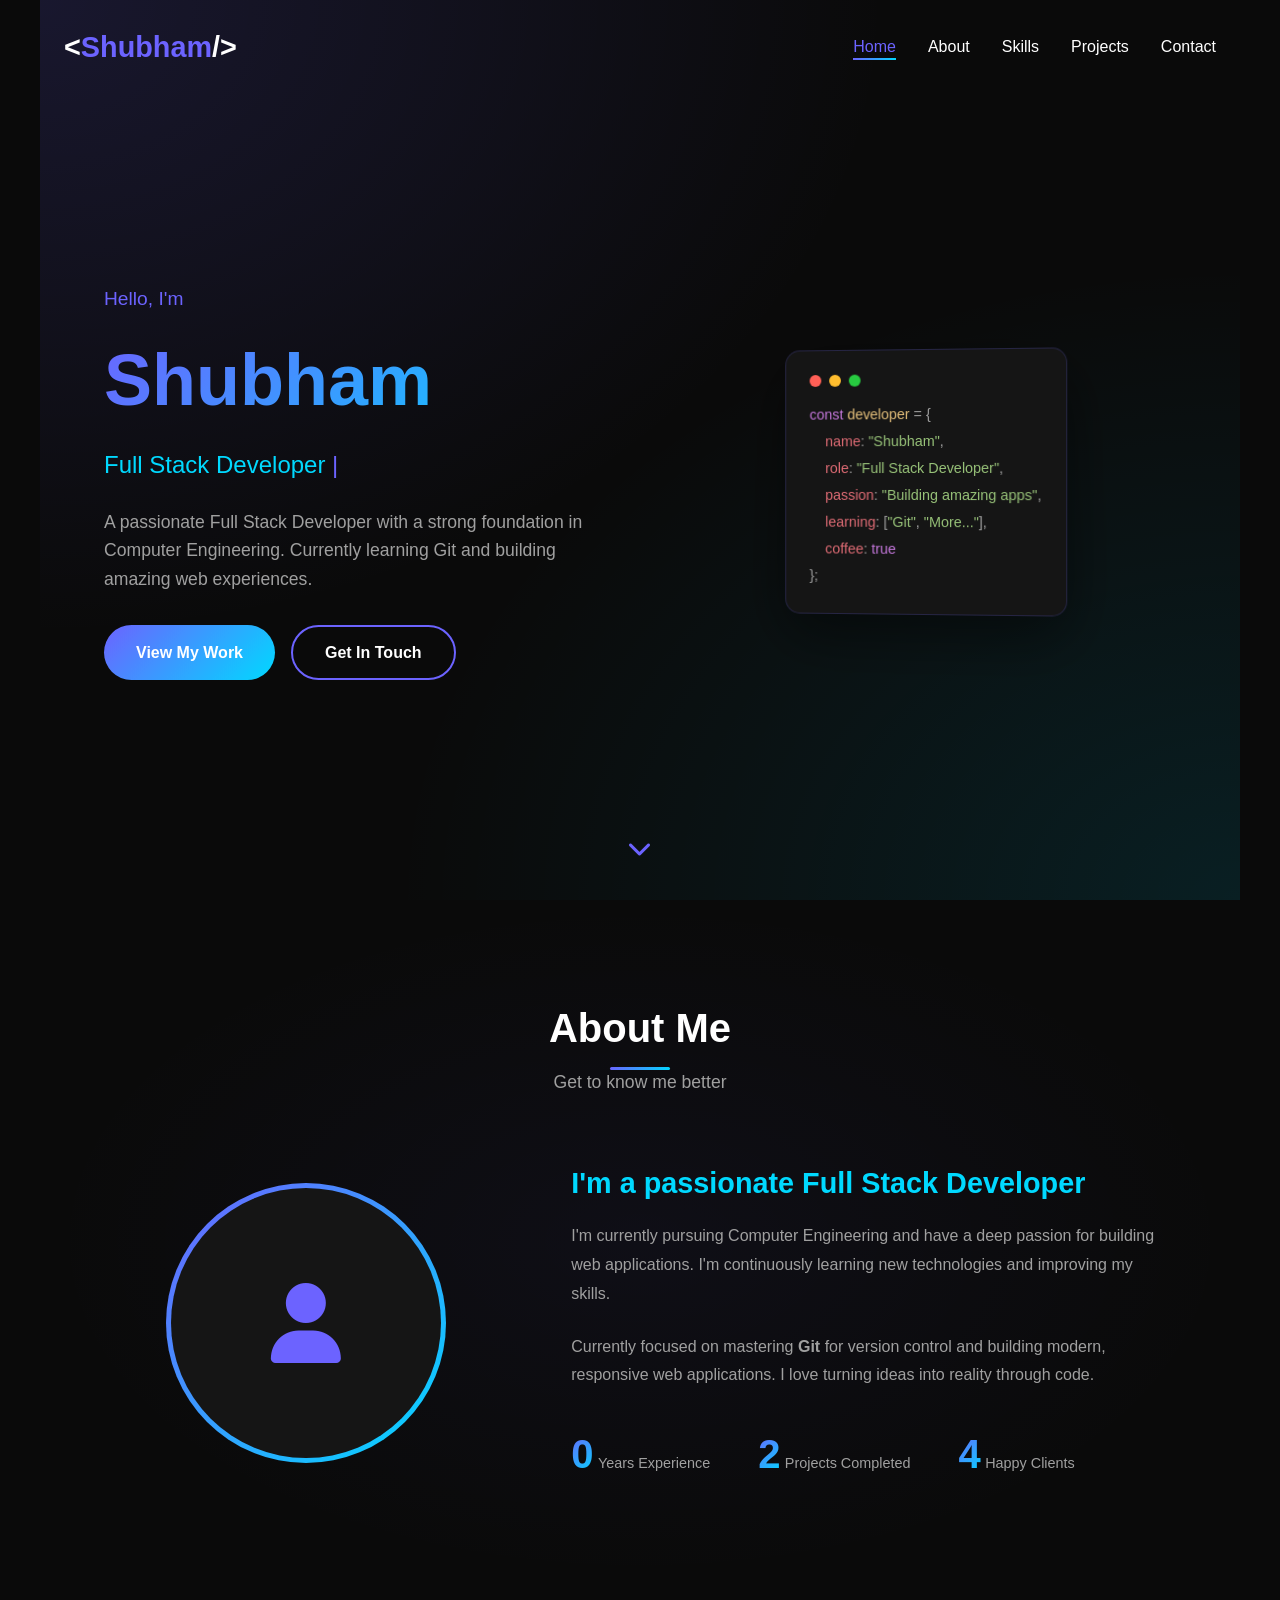
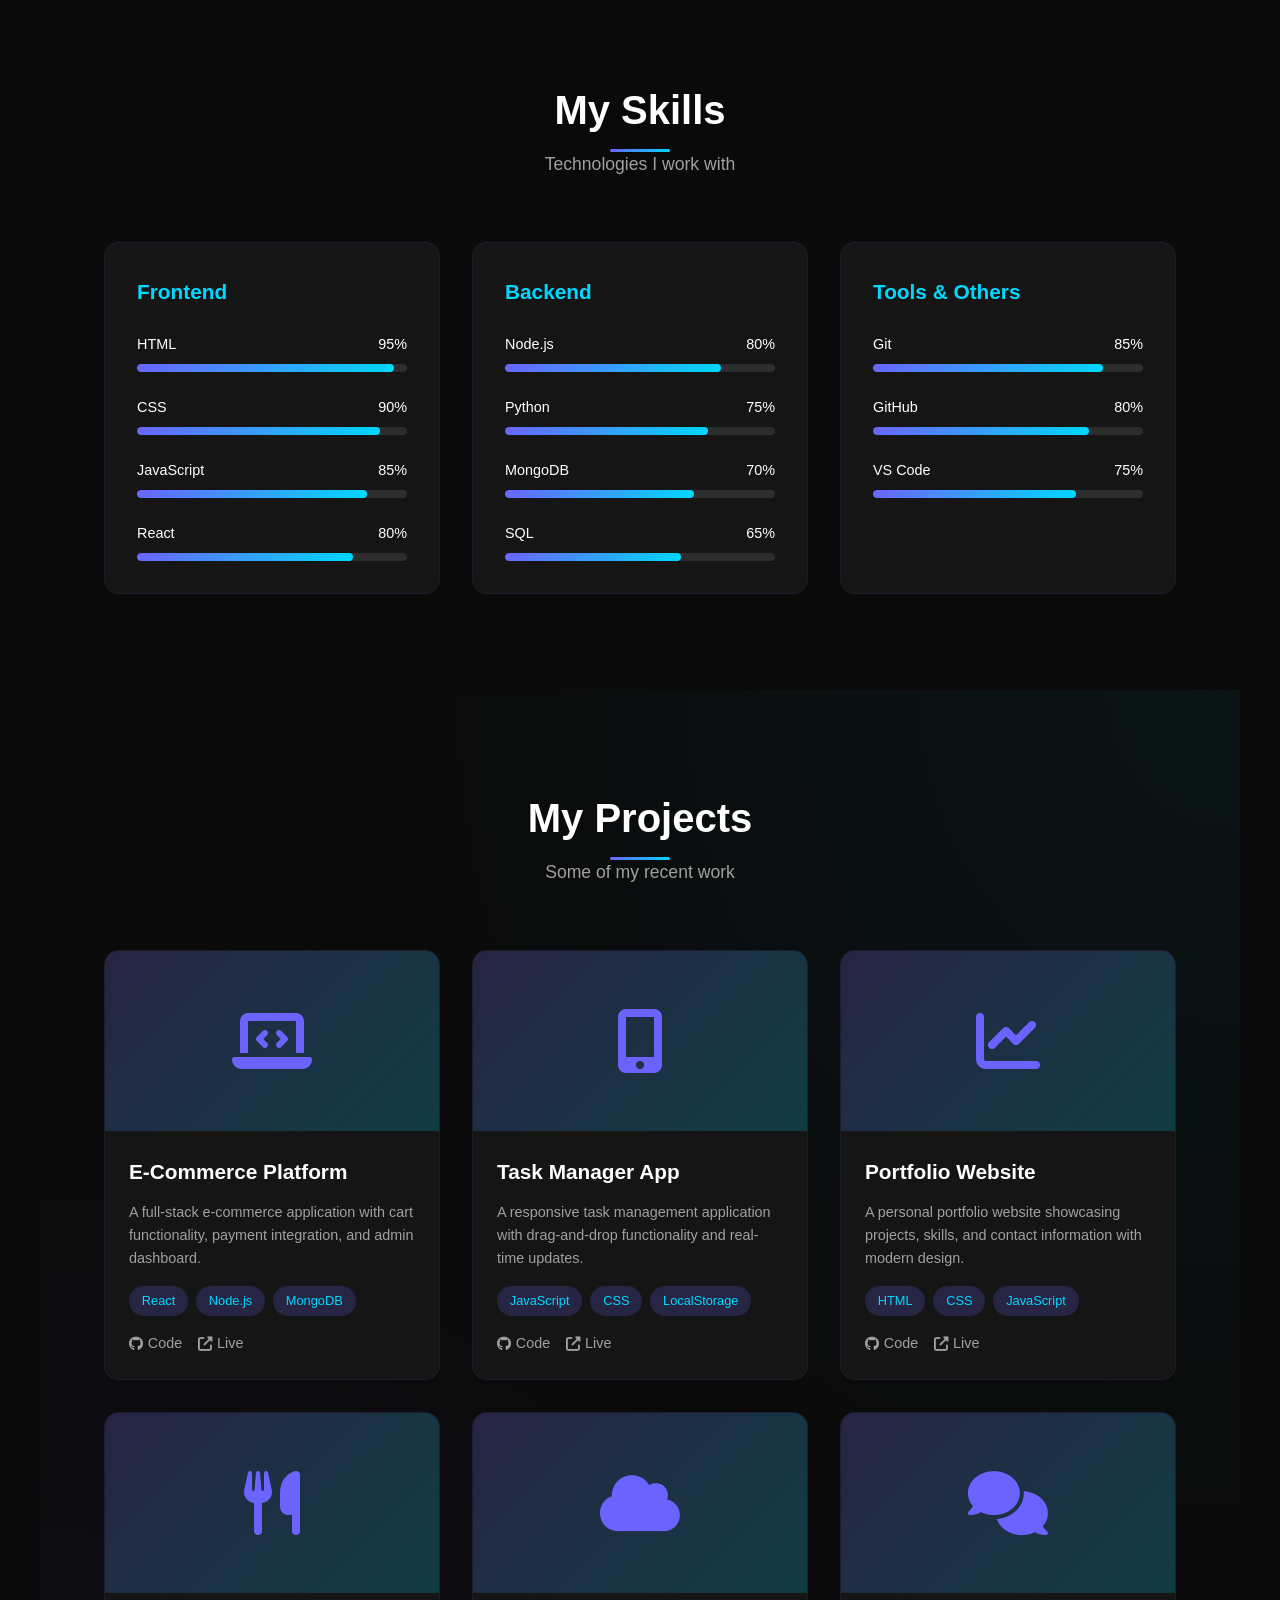
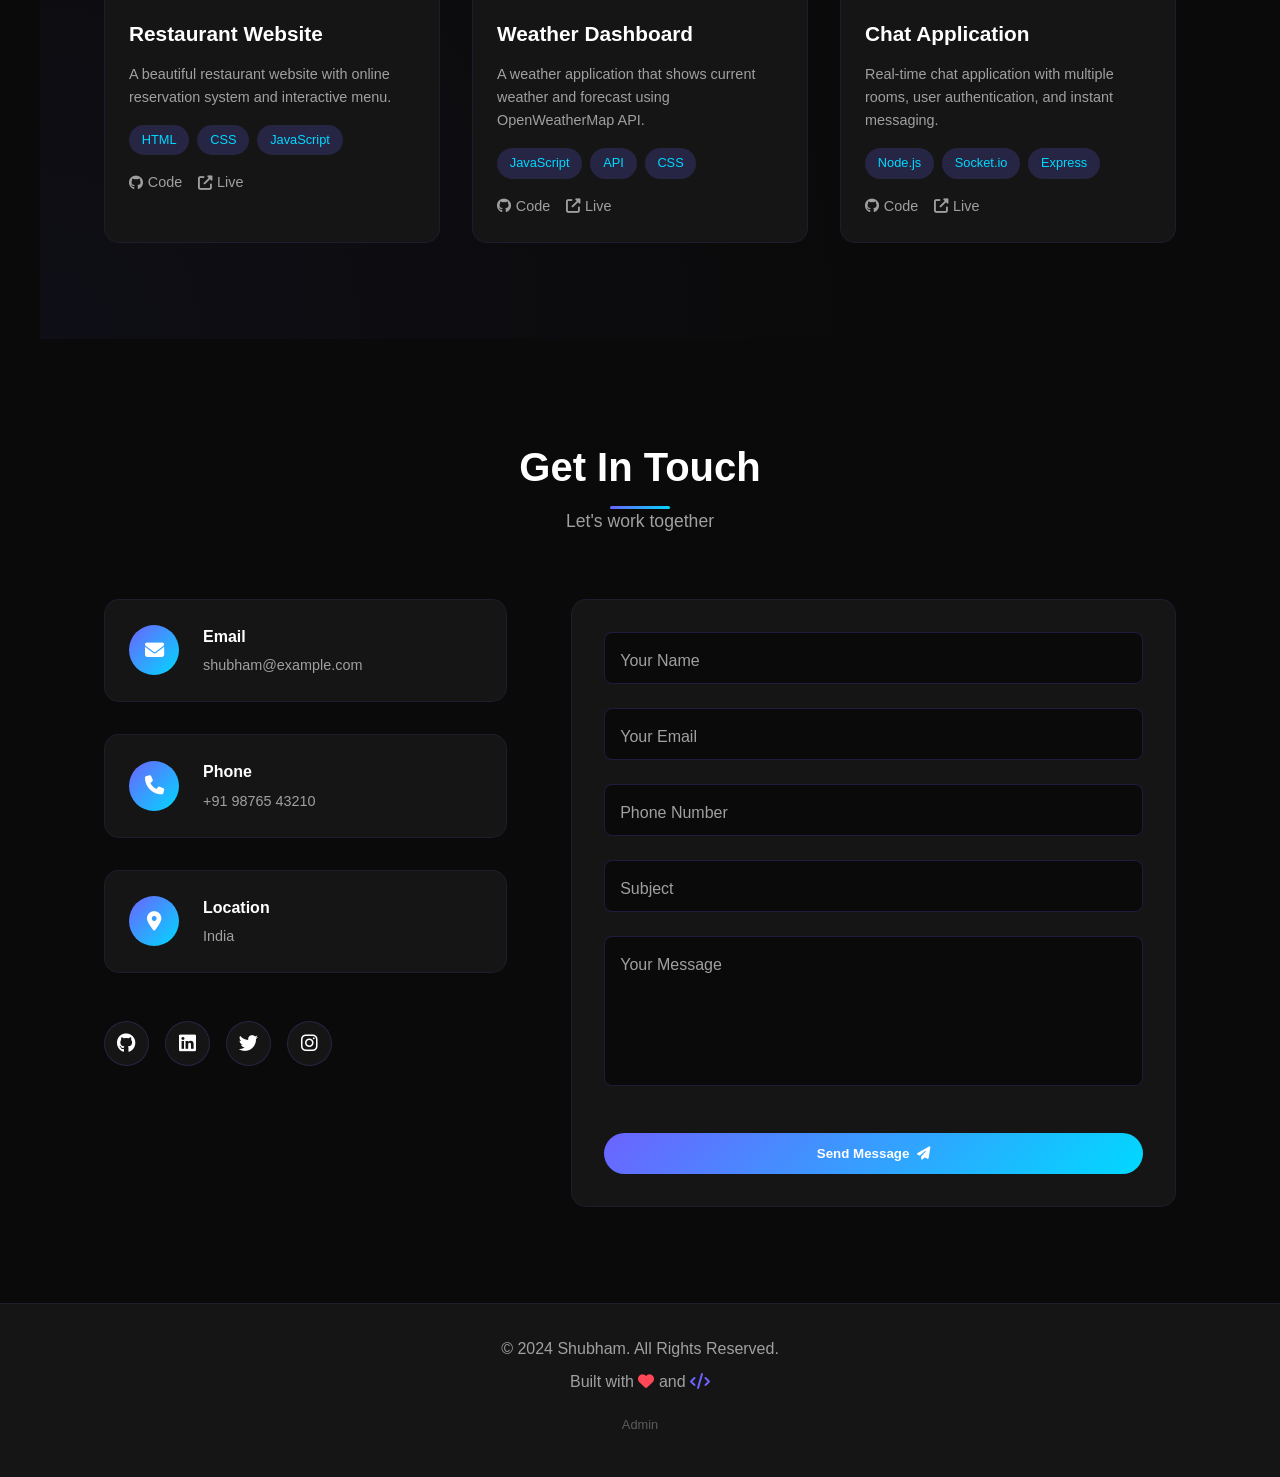
<file: index.html>
<!DOCTYPE html>
<html lang="en">
<head>
    <meta charset="UTF-8">
    <meta name="viewport" content="width=device-width, initial-scale=1.0">
    <title>Shubham | Full Stack Developer</title>
    <link rel="stylesheet" href="style.css">
    <link rel="stylesheet" href="https://cdnjs.cloudflare.com/ajax/libs/font-awesome/6.4.0/css/all.min.css">
</head>
<body>
    <!-- Navigation -->
    <nav id="navbar">
        <div class="logo">
            <span><</span>Shubham<span>/></span>
        </div>
        <ul class="nav-links">
            <li><a href="#home">Home</a></li>
            <li><a href="#about">About</a></li>
            <li><a href="#skills">Skills</a></li>
            <li><a href="#projects">Projects</a></li>
            <li><a href="#contact">Contact</a></li>
        </ul>
        <div class="hamburger">
            <span></span>
            <span></span>
            <span></span>
        </div>
    </nav>

    <!-- Hero Section -->
    <section id="home" class="hero">
        <div class="hero-content">
            <div class="hero-text">
                <p class="greeting">Hello, I'm</p>
                <h1 class="name">Shubham</h1>
                <p class="tagline">
                    <span class="typing-text"></span>
                    <span class="cursor">|</span>
                </p>
                <p class="hero-description">
                    A passionate Full Stack Developer with a strong foundation in Computer Engineering. 
                    Currently learning Git and building amazing web experiences.
                </p>
                <div class="hero-buttons">
                    <a href="#projects" class="btn btn-primary">View My Work</a>
                    <a href="#contact" class="btn btn-secondary">Get In Touch</a>
                </div>
            </div>
            <div class="hero-visual">
                <div class="code-block">
                    <div class="code-header">
                        <span class="dot red"></span>
                        <span class="dot yellow"></span>
                        <span class="dot green"></span>
                    </div>
                    <pre><code><span class="keyword">const</span> <span class="variable">developer</span> = {
    <span class="property">name</span>: <span class="string">"Shubham"</span>,
    <span class="property">role</span>: <span class="string">"Full Stack Developer"</span>,
    <span class="property">passion</span>: <span class="string">"Building amazing apps"</span>,
    <span class="property">learning</span>: [<span class="string">"Git"</span>, <span class="string">"More..."</span>],
    <span class="property">coffee</span>: <span class="keyword">true</span>
};</code></pre>
                </div>
            </div>
        </div>
        <div class="scroll-indicator">
            <a href="#about">
                <i class="fas fa-chevron-down"></i>
            </a>
        </div>
    </section>

    <!-- About Section -->
    <section id="about" class="about">
        <div class="section-header">
            <h2>About Me</h2>
            <p class="section-subtitle">Get to know me better</p>
        </div>
        <div class="about-content">
            <div class="about-image">
                <div class="image-frame">
                    <i class="fas fa-user"></i>
                </div>
            </div>
            <div class="about-text">
                <h3>I'm a passionate Full Stack Developer</h3>
                <p>
                    I'm currently pursuing Computer Engineering and have a deep passion for building 
                    web applications. I'm continuously learning new technologies and improving my skills.
                </p>
                <p>
                    Currently focused on mastering <strong>Git</strong> for version control and building 
                    modern, responsive web applications. I love turning ideas into reality through code.
                </p>
                <div class="about-stats">
                    <div class="stat">
                        <span class="stat-number" data-count="1">0</span>
                        <span class="stat-label">Years Experience</span>
                    </div>
                    <div class="stat">
                        <span class="stat-number" data-count="5">0</span>
                        <span class="stat-label">Projects Completed</span>
                    </div>
                    <div class="stat">
                        <span class="stat-number" data-count="10">0</span>
                        <span class="stat-label">Happy Clients</span>
                    </div>
                </div>
            </div>
        </div>
    </section>

    <!-- Skills Section -->
    <section id="skills" class="skills">
        <div class="section-header">
            <h2>My Skills</h2>
            <p class="section-subtitle">Technologies I work with</p>
        </div>
        <div class="skills-grid">
            <div class="skill-category">
                <h3>Frontend</h3>
                <div class="skill-items">
                    <div class="skill-item" data-skill="95">
                        <div class="skill-info">
                            <span>HTML</span>
                            <span>95%</span>
                        </div>
                        <div class="skill-bar">
                            <div class="skill-progress"></div>
                        </div>
                    </div>
                    <div class="skill-item" data-skill="90">
                        <div class="skill-info">
                            <span>CSS</span>
                            <span>90%</span>
                        </div>
                        <div class="skill-bar">
                            <div class="skill-progress"></div>
                        </div>
                    </div>
                    <div class="skill-item" data-skill="85">
                        <div class="skill-info">
                            <span>JavaScript</span>
                            <span>85%</span>
                        </div>
                        <div class="skill-bar">
                            <div class="skill-progress"></div>
                        </div>
                    </div>
                    <div class="skill-item" data-skill="80">
                        <div class="skill-info">
                            <span>React</span>
                            <span>80%</span>
                        </div>
                        <div class="skill-bar">
                            <div class="skill-progress"></div>
                        </div>
                    </div>
                </div>
            </div>
            <div class="skill-category">
                <h3>Backend</h3>
                <div class="skill-items">
                    <div class="skill-item" data-skill="80">
                        <div class="skill-info">
                            <span>Node.js</span>
                            <span>80%</span>
                        </div>
                        <div class="skill-bar">
                            <div class="skill-progress"></div>
                        </div>
                    </div>
                    <div class="skill-item" data-skill="75">
                        <div class="skill-info">
                            <span>Python</span>
                            <span>75%</span>
                        </div>
                        <div class="skill-bar">
                            <div class="skill-progress"></div>
                        </div>
                    </div>
                    <div class="skill-item" data-skill="70">
                        <div class="skill-info">
                            <span>MongoDB</span>
                            <span>70%</span>
                        </div>
                        <div class="skill-bar">
                            <div class="skill-progress"></div>
                        </div>
                    </div>
                    <div class="skill-item" data-skill="65">
                        <div class="skill-info">
                            <span>SQL</span>
                            <span>65%</span>
                        </div>
                        <div class="skill-bar">
                            <div class="skill-progress"></div>
                        </div>
                    </div>
                </div>
            </div>
            <div class="skill-category">
                <h3>Tools & Others</h3>
                <div class="skill-items">
                    <div class="skill-item" data-skill="85">
                        <div class="skill-info">
                            <span>Git</span>
                            <span>85%</span>
                        </div>
                        <div class="skill-bar">
                            <div class="skill-progress"></div>
                        </div>
                    </div>
                    <div class="skill-item" data-skill="80">
                        <div class="skill-info">
                            <span>GitHub</span>
                            <span>80%</span>
                        </div>
                        <div class="skill-bar">
                            <div class="skill-progress"></div>
                        </div>
                    </div>
                    <div class="skill-item" data-skill="75">
                        <div class="skill-info">
                            <span>VS Code</span>
                            <span>75%</span>
                        </div>
                        <div class="skill-bar">
                            <div class="skill-progress"></div>
                        </div>
                    </div>
                    <!-- <div class="skill-item" data-skill="70">
                        <div class="skill-info">
                            <span>Docker</span>
                            <span>70%</span>
                        </div>
                        <div class="skill-bar">
                            <div class="skill-progress"></div>
                        </div>
                    </div> -->
                </div>
            </div>
        </div>
    </section>

    <!-- Projects Section -->
    <section id="projects" class="projects">
        <div class="section-header">
            <h2>My Projects</h2>
            <p class="section-subtitle">Some of my recent work</p>
        </div>
        <div class="projects-grid">
            <div class="project-card">
                <div class="project-image">
                    <i class="fas fa-laptop-code"></i>
                </div>
                <div class="project-content">
                    <h3>E-Commerce Platform</h3>
                    <p>A full-stack e-commerce application with cart functionality, payment integration, and admin dashboard.</p>
                    <div class="project-tech">
                        <span>React</span>
                        <span>Node.js</span>
                        <span>MongoDB</span>
                    </div>
                    <div class="project-links">
                        <a href="#" class="project-link"><i class="fab fa-github"></i> Code</a>
                        <a href="#" class="project-link"><i class="fas fa-external-link-alt"></i> Live</a>
                    </div>
                </div>
            </div>
            <div class="project-card">
                <div class="project-image">
                    <i class="fas fa-mobile-alt"></i>
                </div>
                <div class="project-content">
                    <h3>Task Manager App</h3>
                    <p>A responsive task management application with drag-and-drop functionality and real-time updates.</p>
                    <div class="project-tech">
                        <span>JavaScript</span>
                        <span>CSS</span>
                        <span>LocalStorage</span>
                    </div>
                    <div class="project-links">
                        <a href="#" class="project-link"><i class="fab fa-github"></i> Code</a>
                        <a href="#" class="project-link"><i class="fas fa-external-link-alt"></i> Live</a>
                    </div>
                </div>
            </div>
            <div class="project-card">
                <div class="project-image">
                    <i class="fas fa-chart-line"></i>
                </div>
                <div class="project-content">
                    <h3>Portfolio Website</h3>
                    <p>A personal portfolio website showcasing projects, skills, and contact information with modern design.</p>
                    <div class="project-tech">
                        <span>HTML</span>
                        <span>CSS</span>
                        <span>JavaScript</span>
                    </div>
                    <div class="project-links">
                        <a href="#" class="project-link"><i class="fab fa-github"></i> Code</a>
                        <a href="#" class="project-link"><i class="fas fa-external-link-alt"></i> Live</a>
                    </div>
                </div>
            </div>
            <div class="project-card">
                <div class="project-image">
                    <i class="fas fa-utensils"></i>
                </div>
                <div class="project-content">
                    <h3>Restaurant Website</h3>
                    <p>A beautiful restaurant website with online reservation system and interactive menu.</p>
                    <div class="project-tech">
                        <span>HTML</span>
                        <span>CSS</span>
                        <span>JavaScript</span>
                    </div>
                    <div class="project-links">
                        <a href="#" class="project-link"><i class="fab fa-github"></i> Code</a>
                        <a href="#" class="project-link"><i class="fas fa-external-link-alt"></i> Live</a>
                    </div>
                </div>
            </div>
            <div class="project-card">
                <div class="project-image">
                    <i class="fas fa-cloud"></i>
                </div>
                <div class="project-content">
                    <h3>Weather Dashboard</h3>
                    <p>A weather application that shows current weather and forecast using OpenWeatherMap API.</p>
                    <div class="project-tech">
                        <span>JavaScript</span>
                        <span>API</span>
                        <span>CSS</span>
                    </div>
                    <div class="project-links">
                        <a href="#" class="project-link"><i class="fab fa-github"></i> Code</a>
                        <a href="#" class="project-link"><i class="fas fa-external-link-alt"></i> Live</a>
                    </div>
                </div>
            </div>
            <div class="project-card">
                <div class="project-image">
                    <i class="fas fa-comments"></i>
                </div>
                <div class="project-content">
                    <h3>Chat Application</h3>
                    <p>Real-time chat application with multiple rooms, user authentication, and instant messaging.</p>
                    <div class="project-tech">
                        <span>Node.js</span>
                        <span>Socket.io</span>
                        <span>Express</span>
                    </div>
                    <div class="project-links">
                        <a href="#" class="project-link"><i class="fab fa-github"></i> Code</a>
                        <a href="#" class="project-link"><i class="fas fa-external-link-alt"></i> Live</a>
                    </div>
                </div>
            </div>
        </div>
    </section>

    <!-- Contact Section -->
    <section id="contact" class="contact">
        <div class="section-header">
            <h2>Get In Touch</h2>
            <p class="section-subtitle">Let's work together</p>
        </div>
        <div class="contact-content">
            <div class="contact-info">
                <div class="contact-item">
                    <i class="fas fa-envelope"></i>
                    <div>
                        <h3>Email</h3>
                        <p>shubham@example.com</p>
                    </div>
                </div>
                <div class="contact-item">
                    <i class="fas fa-phone"></i>
                    <div>
                        <h3>Phone</h3>
                        <p>+91 98765 43210</p>
                    </div>
                </div>
                <div class="contact-item">
                    <i class="fas fa-map-marker-alt"></i>
                    <div>
                        <h3>Location</h3>
                        <p>India</p>
                    </div>
                </div>
                <div class="social-links">
                    <a href="#" class="social-link"><i class="fab fa-github"></i></a>
                    <a href="#" class="social-link"><i class="fab fa-linkedin"></i></a>
                    <a href="#" class="social-link"><i class="fab fa-twitter"></i></a>
                    <a href="#" class="social-link"><i class="fab fa-instagram"></i></a>
                </div>
            </div>
            <form class="contact-form" id="contactForm">
                <div class="form-group">
                    <input type="text" id="name" name="name" required>
                    <label for="name">Your Name</label>
                </div>
                <div class="form-group">
                    <input type="email" id="email" name="email" required>
                    <label for="email">Your Email</label>
                </div>
                <div class="form-group">
                    <input type="tel" id="phone" name="phone" required>
                    <label for="phone">Phone Number</label>
                </div>
                <div class="form-group">
                    <input type="text" id="subject" name="subject" required>
                    <label for="subject">Subject</label>
                </div>
                <div class="form-group">
                    <textarea id="message" name="message" required></textarea>
                    <label for="message">Your Message</label>
                </div>
                <button type="submit" class="btn btn-primary">
                    <span>Send Message</span>
                    <i class="fas fa-paper-plane"></i>
                </button>
            </form>
        </div>
    </section>

    <!-- Footer -->
    <footer>
        <p>&copy; 2024 Shubham. All Rights Reserved.</p>
        <p>Built with <i class="fas fa-heart"></i> and <i class="fas fa-code"></i></p>
        <p class="admin-link"><a href="admin-login.html">Admin</a></p>
    </footer>

    <script src="script.js"></script>
</body>
</html>
</file>
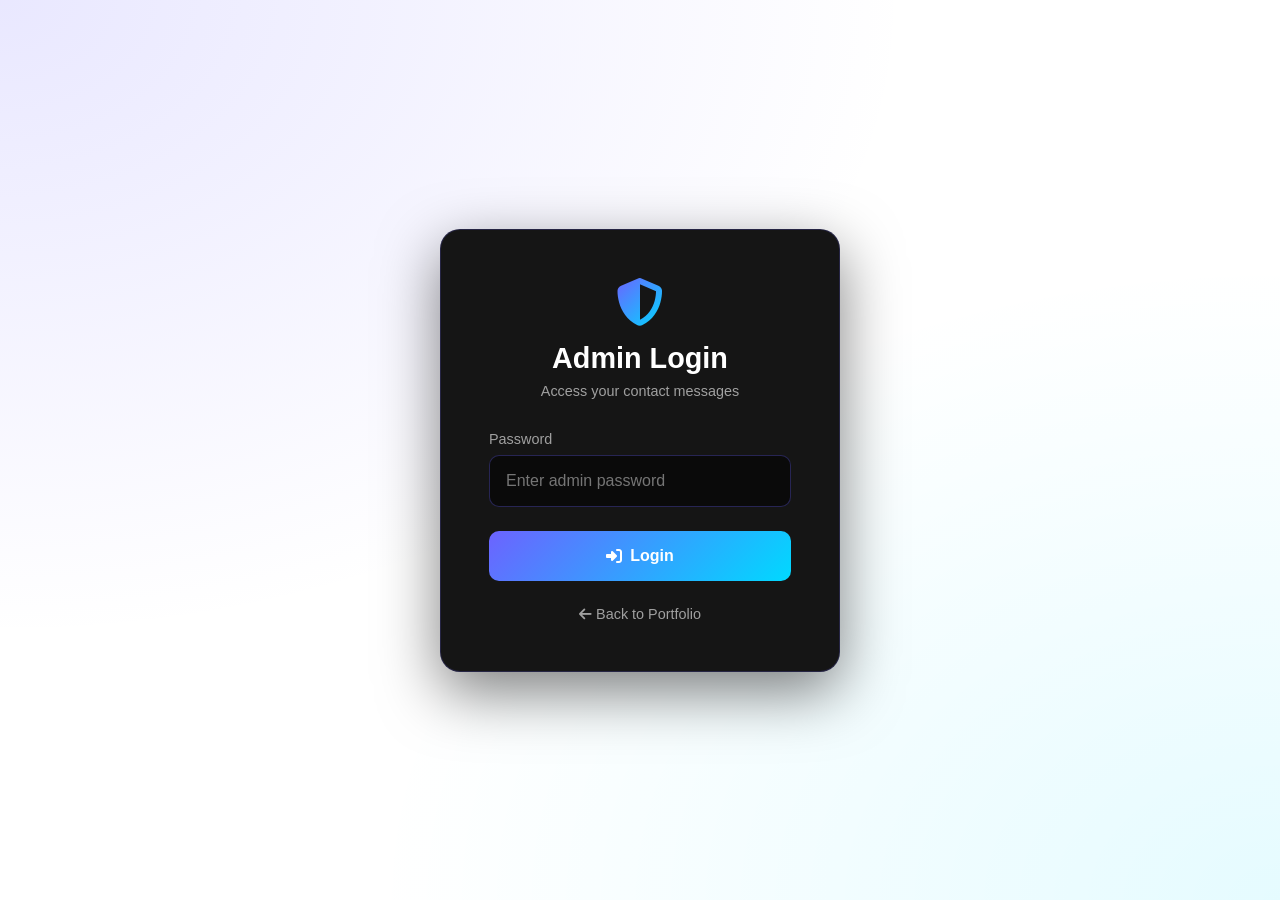
<file: admin-dashboard.html>
<!DOCTYPE html>
<html lang="en">
<head>
    <meta charset="UTF-8">
    <meta name="viewport" content="width=device-width, initial-scale=1.0">
    <title>Admin Dashboard - Portfolio</title>
    <link rel="stylesheet" href="https://cdnjs.cloudflare.com/ajax/libs/font-awesome/6.4.0/css/all.min.css">
    <style>
        :root {
            --primary-color: #6C63FF;
            --secondary-color: #00D9FF;
            --dark-bg: #0a0a0a;
            --card-bg: #151515;
            --text-primary: #ffffff;
            --text-secondary: #a0a0a0;
            --gradient: linear-gradient(135deg, #6C63FF 0%, #00D9FF 100%);
            --success: #27ae60;
            --danger: #e74c3c;
            --warning: #f39c12;
        }

        * {
            margin: 0;
            padding: 0;
            box-sizing: border-box;
            font-family: 'Segoe UI', Tahoma, Geneva, Verdana, sans-serif;
        }

        body {
            background: var(--dark-bg);
            min-height: 100vh;
        }

        /* Sidebar */
        .sidebar {
            position: fixed;
            left: 0;
            top: 0;
            width: 250px;
            height: 100vh;
            background: var(--card-bg);
            border-right: 1px solid rgba(108, 99, 255, 0.2);
            padding: 2rem;
            display: flex;
            flex-direction: column;
            z-index: 1000;
        }

        .sidebar-header {
            text-align: center;
            margin-bottom: 2rem;
            padding-bottom: 2rem;
            border-bottom: 1px solid rgba(108, 99, 255, 0.2);
        }

        .sidebar-header i {
            font-size: 2.5rem;
            background: var(--gradient);
            -webkit-background-clip: text;
            -webkit-text-fill-color: transparent;
            background-clip: text;
            margin-bottom: 0.5rem;
        }

        .sidebar-header h2 {
            color: var(--text-primary);
            font-size: 1.3rem;
        }

        .sidebar-header p {
            color: var(--text-secondary);
            font-size: 0.8rem;
        }

        .nav-menu {
            flex: 1;
        }

        .nav-item {
            margin-bottom: 0.5rem;
        }

        .nav-link {
            display: flex;
            align-items: center;
            gap: 1rem;
            padding: 1rem;
            color: var(--text-secondary);
            text-decoration: none;
            border-radius: 10px;
            transition: all 0.3s ease;
        }

        .nav-link:hover, .nav-link.active {
            background: rgba(108, 99, 255, 0.2);
            color: var(--text-primary);
        }

        .nav-link i {
            width: 20px;
        }

        .nav-link .badge {
            margin-left: auto;
            background: var(--danger);
            color: white;
            padding: 0.2rem 0.6rem;
            border-radius: 20px;
            font-size: 0.75rem;
        }

        .logout-btn {
            margin-top: auto;
            padding: 1rem;
            background: rgba(231, 76, 60, 0.2);
            border: 1px solid var(--danger);
            border-radius: 10px;
            color: var(--danger);
            cursor: pointer;
            transition: all 0.3s ease;
            display: flex;
            align-items: center;
            justify-content: center;
            gap: 0.5rem;
            font-size: 1rem;
        }

        .logout-btn:hover {
            background: var(--danger);
            color: white;
        }

        /* Main Content */
        .main-content {
            margin-left: 250px;
            padding: 2rem;
            min-height: 100vh;
        }

        .header {
            display: flex;
            justify-content: space-between;
            align-items: center;
            margin-bottom: 2rem;
        }

        .header h1 {
            color: var(--text-primary);
            font-size: 1.8rem;
        }

        .header-actions {
            display: flex;
            gap: 1rem;
        }

        /* Stats Cards */
        .stats-grid {
            display: grid;
            grid-template-columns: repeat(auto-fit, minmax(200px, 1fr));
            gap: 1.5rem;
            margin-bottom: 2rem;
        }

        .stat-card {
            background: var(--card-bg);
            padding: 1.5rem;
            border-radius: 15px;
            border: 1px solid rgba(108, 99, 255, 0.2);
            transition: all 0.3s ease;
        }

        .stat-card:hover {
            transform: translateY(-5px);
            border-color: var(--primary-color);
        }

        .stat-card .icon {
            width: 50px;
            height: 50px;
            border-radius: 12px;
            display: flex;
            align-items: center;
            justify-content: center;
            font-size: 1.5rem;
            margin-bottom: 1rem;
        }

        .stat-card .icon.blue {
            background: rgba(108, 99, 255, 0.2);
            color: var(--primary-color);
        }

        .stat-card .icon.green {
            background: rgba(39, 174, 96, 0.2);
            color: var(--success);
        }

        .stat-card .icon.orange {
            background: rgba(243, 156, 18, 0.2);
            color: var(--warning);
        }

        .stat-card h3 {
            color: var(--text-secondary);
            font-size: 0.9rem;
            font-weight: 500;
            margin-bottom: 0.5rem;
        }

        .stat-card .value {
            color: var(--text-primary);
            font-size: 2rem;
            font-weight: bold;
        }

        /* Messages Table */
        .messages-container {
            background: var(--card-bg);
            border-radius: 15px;
            border: 1px solid rgba(108, 99, 255, 0.2);
            overflow: hidden;
        }

        .messages-header {
            padding: 1.5rem;
            border-bottom: 1px solid rgba(108, 99, 255, 0.2);
            display: flex;
            justify-content: space-between;
            align-items: center;
        }

        .messages-header h2 {
            color: var(--text-primary);
            font-size: 1.3rem;
        }

        .refresh-btn {
            padding: 0.5rem 1rem;
            background: rgba(108, 99, 255, 0.2);
            border: none;
            border-radius: 8px;
            color: var(--primary-color);
            cursor: pointer;
            transition: all 0.3s ease;
            display: flex;
            align-items: center;
            gap: 0.5rem;
        }

        .refresh-btn:hover {
            background: var(--primary-color);
            color: white;
        }

        .messages-list {
            max-height: 600px;
            overflow-y: auto;
        }

        .message-item {
            padding: 1.5rem;
            border-bottom: 1px solid rgba(108, 99, 255, 0.1);
            transition: all 0.3s ease;
            cursor: pointer;
        }

        .message-item:hover {
            background: rgba(108, 99, 255, 0.1);
        }

        .message-item:last-child {
            border-bottom: none;
        }

        .message-item.unread {
            border-left: 3px solid var(--primary-color);
            background: rgba(108, 99, 255, 0.05);
        }

        .message-top {
            display: flex;
            justify-content: space-between;
            align-items: flex-start;
            margin-bottom: 0.5rem;
        }

        .message-sender {
            display: flex;
            align-items: center;
            gap: 0.8rem;
        }

        .message-sender .avatar {
            width: 40px;
            height: 40px;
            background: var(--gradient);
            border-radius: 50%;
            display: flex;
            align-items: center;
            justify-content: center;
            color: white;
            font-weight: bold;
            font-size: 1rem;
        }

        .message-sender .info h4 {
            color: var(--text-primary);
            font-size: 1rem;
        }

        .message-sender .info p {
            color: var(--text-secondary);
            font-size: 0.85rem;
        }

        .message-meta {
            text-align: right;
        }

        .message-meta .timestamp {
            color: var(--text-secondary);
            font-size: 0.8rem;
        }

        .message-meta .unread-badge {
            background: var(--primary-color);
            color: white;
            padding: 0.2rem 0.6rem;
            border-radius: 20px;
            font-size: 0.7rem;
            margin-top: 0.3rem;
            display: inline-block;
        }

        .message-subject {
            color: var(--text-primary);
            font-size: 0.95rem;
            margin-bottom: 0.3rem;
        }

        .message-preview {
            color: var(--text-secondary);
            font-size: 0.85rem;
            white-space: nowrap;
            overflow: hidden;
            text-overflow: ellipsis;
            max-width: 500px;
        }

        .message-actions {
            display: flex;
            gap: 0.5rem;
            margin-top: 0.8rem;
        }

        .action-btn {
            padding: 0.4rem 0.8rem;
            border: none;
            border-radius: 6px;
            cursor: pointer;
            font-size: 0.8rem;
            transition: all 0.3s ease;
            display: flex;
            align-items: center;
            gap: 0.3rem;
        }

        .action-btn.delete {
            background: rgba(231, 76, 60, 0.2);
            color: var(--danger);
        }

        .action-btn.delete:hover {
            background: var(--danger);
            color: white;
        }

        /* Message Modal */
        .modal {
            display: none;
            position: fixed;
            top: 0;
            left: 0;
            width: 100%;
            height: 100%;
            background: rgba(0, 0, 0, 0.8);
            z-index: 2000;
            align-items: center;
            justify-content: center;
        }

        .modal.active {
            display: flex;
        }

        .modal-content {
            background: var(--card-bg);
            border-radius: 20px;
            width: 90%;
            max-width: 600px;
            max-height: 80vh;
            overflow-y: auto;
            animation: fadeInUp 0.3s ease;
        }

        @keyframes fadeInUp {
            from {
                opacity: 0;
                transform: translateY(30px);
            }
            to {
                opacity: 1;
                transform: translateY(0);
            }
        }

        .modal-header {
            padding: 1.5rem;
            border-bottom: 1px solid rgba(108, 99, 255, 0.2);
            display: flex;
            justify-content: space-between;
            align-items: center;
        }

        .modal-header h2 {
            color: var(--text-primary);
            font-size: 1.3rem;
        }

        .close-modal {
            background: none;
            border: none;
            color: var(--text-secondary);
            font-size: 1.5rem;
            cursor: pointer;
            transition: color 0.3s ease;
        }

        .close-modal:hover {
            color: var(--danger);
        }

        .modal-body {
            padding: 1.5rem;
        }

        .detail-row {
            display: flex;
            align-items: flex-start;
            margin-bottom: 1rem;
            padding-bottom: 1rem;
            border-bottom: 1px solid rgba(108, 99, 255, 0.1);
        }

        .detail-row:last-child {
            border-bottom: none;
            margin-bottom: 0;
            padding-bottom: 0;
        }

        .detail-row i {
            width: 40px;
            height: 40px;
            background: rgba(108, 99, 255, 0.2);
            border-radius: 10px;
            display: flex;
            align-items: center;
            justify-content: center;
            color: var(--primary-color);
            margin-right: 1rem;
            flex-shrink: 0;
        }

        .detail-content {
            flex: 1;
        }

        .detail-content label {
            color: var(--text-secondary);
            font-size: 0.8rem;
            display: block;
            margin-bottom: 0.3rem;
        }

        .detail-content p {
            color: var(--text-primary);
            font-size: 1rem;
            word-break: break-word;
        }

        /* Empty State */
        .empty-state {
            text-align: center;
            padding: 4rem 2rem;
        }

        .empty-state i {
            font-size: 4rem;
            color: var(--text-secondary);
            margin-bottom: 1rem;
        }

        .empty-state h3 {
            color: var(--text-primary);
            margin-bottom: 0.5rem;
        }

        .empty-state p {
            color: var(--text-secondary);
        }

        /* Responsive */
        @media (max-width: 768px) {
            .sidebar {
                width: 70px;
                padding: 1rem;
            }

            .sidebar-header h2,
            .sidebar-header p,
            .nav-link span,
            .logout-btn span {
                display: none;
            }

            .nav-link {
                justify-content: center;
                padding: 1rem;
            }

            .nav-link .badge {
                position: absolute;
                top: 5px;
                right: 5px;
                padding: 0.1rem 0.4rem;
                font-size: 0.6rem;
            }

            .logout-btn {
                padding: 1rem;
            }

            .main-content {
                margin-left: 70px;
            }

            .message-preview {
                max-width: 200px;
            }
        }
    </style>
</head>
<body>
    <!-- Sidebar -->
    <aside class="sidebar">
        <div class="sidebar-header">
            <i class="fas fa-shield-alt"></i>
            <h2>Admin Panel</h2>
            <p>Portfolio</p>
        </div>
        
        <nav class="nav-menu">
            <div class="nav-item">
                <a href="#" class="nav-link active">
                    <i class="fas fa-envelope"></i>
                    <span>Messages</span>
                    <span class="badge" id="unreadBadge">0</span>
                </a>
            </div>
        </nav>

        <button class="logout-btn" id="logoutBtn">
            <i class="fas fa-sign-out-alt"></i>
            <span>Logout</span>
        </button>
    </aside>

    <!-- Main Content -->
    <main class="main-content">
        <div class="header">
            <h1><i class="fas fa-inbox"></i> Contact Messages</h1>
        </div>

        <!-- Stats -->
        <div class="stats-grid">
            <div class="stat-card">
                <div class="icon blue">
                    <i class="fas fa-envelope"></i>
                </div>
                <h3>Total Messages</h3>
                <div class="value" id="totalMessages">0</div>
            </div>
            <div class="stat-card">
                <div class="icon green">
                    <i class="fas fa-check-circle"></i>
                </div>
                <h3>Read Messages</h3>
                <div class="value" id="readMessages">0</div>
            </div>
            <div class="stat-card">
                <div class="icon orange">
                    <i class="fas fa-envelope-open"></i>
                </div>
                <h3>Unread Messages</h3>
                <div class="value" id="unreadCount">0</div>
            </div>
        </div>

        <!-- Messages List -->
        <div class="messages-container">
            <div class="messages-header">
                <h2><i class="fas fa-list"></i> All Messages</h2>
                <button class="refresh-btn" onclick="loadMessages()">
                    <i class="fas fa-sync-alt"></i>
                    Refresh
                </button>
            </div>
            <div class="messages-list" id="messagesList">
                <!-- Messages will be loaded here -->
            </div>
        </div>
    </main>

    <!-- Message Detail Modal -->
    <div class="modal" id="messageModal">
        <div class="modal-content">
            <div class="modal-header">
                <h2><i class="fas fa-envelope-open"></i> Message Details</h2>
                <button class="close-modal" onclick="closeModal()">&times;</button>
            </div>
            <div class="modal-body" id="modalBody">
                <!-- Message details will be loaded here -->
            </div>
        </div>
    </div>

    <script>
        // Check admin authentication
        function checkAuth() {
            const isLoggedIn = sessionStorage.getItem('admin_logged_in');
            if (!isLoggedIn) {
                window.location.href = 'admin-login.html';
                return false;
            }
            
            // Check session timeout (24 hours)
            const loginTime = sessionStorage.getItem('admin_login_time');
            if (loginTime && Date.now() - loginTime > 24 * 60 * 60 * 1000) {
                sessionStorage.removeItem('admin_logged_in');
                sessionStorage.removeItem('admin_login_time');
                window.location.href = 'admin-login.html';
                return false;
            }
            
            return true;
        }

        // Load messages from localStorage
        function loadMessages() {
            if (!checkAuth()) return;

            const messages = JSON.parse(localStorage.getItem('portfolio_messages') || '[]');
            
            // Update stats
            const total = messages.length;
            const read = messages.filter(m => m.read).length;
            const unread = total - read;

            document.getElementById('totalMessages').textContent = total;
            document.getElementById('readMessages').textContent = read;
            document.getElementById('unreadCount').textContent = unread;
            document.getElementById('unreadBadge').textContent = unread;

            // Render messages
            const messagesList = document.getElementById('messagesList');
            
            if (messages.length === 0) {
                messagesList.innerHTML = `
                    <div class="empty-state">
                        <i class="fas fa-inbox"></i>
                        <h3>No Messages Yet</h3>
                        <p>Contact form submissions will appear here</p>
                    </div>
                `;
                return;
            }

            messagesList.innerHTML = messages.map(message => `
                <div class="message-item ${message.read ? '' : 'unread'}" onclick="viewMessage(${message.id})">
                    <div class="message-top">
                        <div class="message-sender">
                            <div class="avatar">${message.name.charAt(0).toUpperCase()}</div>
                            <div class="info">
                                <h4>${escapeHtml(message.name)}</h4>
                                <p>${escapeHtml(message.email)}</p>
                            </div>
                        </div>
                        <div class="message-meta">
                            <div class="timestamp">${formatDate(message.timestamp)}</div>
                            ${!message.read ? '<div class="unread-badge">New</div>' : ''}
                        </div>
                    </div>
                    <div class="message-subject">${escapeHtml(message.subject)}</div>
                    <div class="message-preview">${escapeHtml(message.message)}</div>
                    <div class="message-actions">
                        <button class="action-btn delete" onclick="event.stopPropagation(); deleteMessage(${message.id})">
                            <i class="fas fa-trash"></i> Delete
                        </button>
                    </div>
                </div>
            `).join('');
        }

        // View message details
        function viewMessage(id) {
            const messages = JSON.parse(localStorage.getItem('portfolio_messages') || '[]');
            const message = messages.find(m => m.id === id);
            
            if (!message) return;

            // Mark as read
            if (!message.read) {
                message.read = true;
                localStorage.setItem('portfolio_messages', JSON.stringify(messages));
                loadMessages();
            }

            // Show modal
            const modal = document.getElementById('messageModal');
            const modalBody = document.getElementById('modalBody');

            modalBody.innerHTML = `
                <div class="detail-row">
                    <i class="fas fa-user"></i>
                    <div class="detail-content">
                        <label>Name</label>
                        <p>${escapeHtml(message.name)}</p>
                    </div>
                </div>
                <div class="detail-row">
                    <i class="fas fa-envelope"></i>
                    <div class="detail-content">
                        <label>Email</label>
                        <p>${escapeHtml(message.email)}</p>
                    </div>
                </div>
                ${message.phone ? `
                <div class="detail-row">
                    <i class="fas fa-phone"></i>
                    <div class="detail-content">
                        <label>Phone</label>
                        <p>${escapeHtml(message.phone)}</p>
                    </div>
                </div>
                ` : ''}
                <div class="detail-row">
                    <i class="fas fa-heading"></i>
                    <div class="detail-content">
                        <label>Subject</label>
                        <p>${escapeHtml(message.subject)}</p>
                    </div>
                </div>
                <div class="detail-row">
                    <i class="fas fa-message"></i>
                    <div class="detail-content">
                        <label>Message</label>
                        <p>${escapeHtml(message.message)}</p>
                    </div>
                </div>
                <div class="detail-row">
                    <i class="fas fa-clock"></i>
                    <div class="detail-content">
                        <label>Received</label>
                        <p>${new Date(message.timestamp).toLocaleString()}</p>
                    </div>
                </div>
            `;

            modal.classList.add('active');
        }

        // Close modal
        function closeModal() {
            document.getElementById('messageModal').classList.remove('active');
        }

        // Delete message
        function deleteMessage(id) {
            if (confirm('Are you sure you want to delete this message?')) {
                let messages = JSON.parse(localStorage.getItem('portfolio_messages') || '[]');
                messages = messages.filter(m => m.id !== id);
                localStorage.setItem('portfolio_messages', JSON.stringify(messages));
                loadMessages();
            }
        }

        // Logout
        document.getElementById('logoutBtn').addEventListener('click', function() {
            if (confirm('Are you sure you want to logout?')) {
                sessionStorage.removeItem('admin_logged_in');
                sessionStorage.removeItem('admin_login_time');
                window.location.href = 'admin-login.html';
            }
        });

        // Close modal on outside click
        document.getElementById('messageModal').addEventListener('click', function(e) {
            if (e.target === this) {
                closeModal();
            }
        });

        // Escape HTML to prevent XSS
        function escapeHtml(text) {
            const div = document.createElement('div');
            div.textContent = text;
            return div.innerHTML;
        }

        // Format date
        function formatDate(timestamp) {
            const date = new Date(timestamp);
            const now = new Date();
            const diff = now - date;
            
            if (diff < 60000) return 'Just now';
            if (diff < 3600000) return Math.floor(diff / 60000) + ' min ago';
            if (diff < 86400000) return Math.floor(diff / 3600000) + ' hours ago';
            if (diff < 604800000) return Math.floor(diff / 86400000) + ' days ago';
            
            return date.toLocaleDateString('en-US', { month: 'short', day: 'numeric', year: 'numeric' });
        }

        // Load messages on page load
        loadMessages();
    </script>
</body>
</html>
</file>
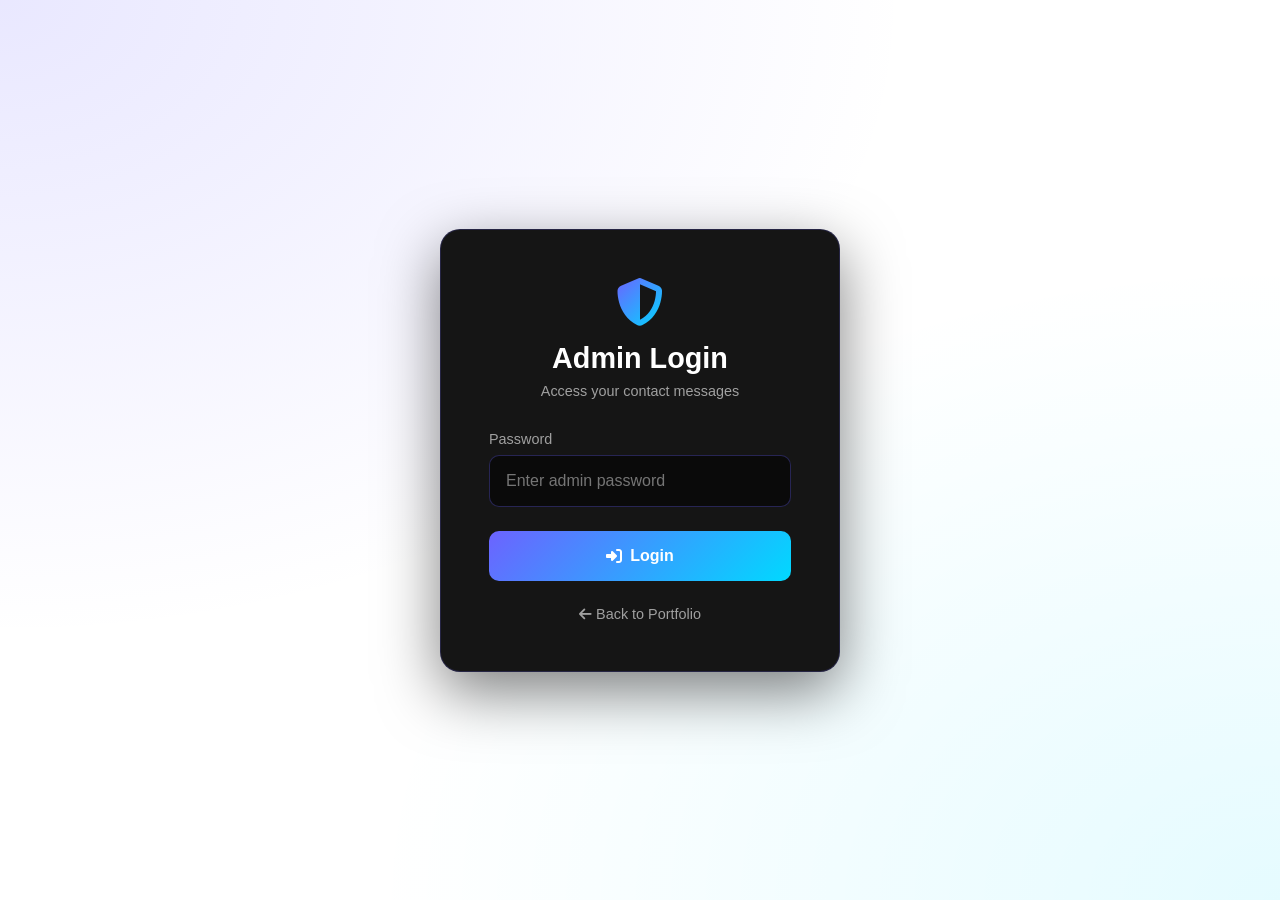
<file: admin-login.html>
<!DOCTYPE html>
<html lang="en">
<head>
    <meta charset="UTF-8">
    <meta name="viewport" content="width=device-width, initial-scale=1.0">
    <title>Admin Login - Portfolio</title>
    <link rel="stylesheet" href="https://cdnjs.cloudflare.com/ajax/libs/font-awesome/6.4.0/css/all.min.css">
    <style>
        :root {
            --primary-color: #6C63FF;
            --secondary-color: #00D9FF;
            --dark-bg: #0a0a0a;
            --card-bg: #151515;
            --text-primary: #ffffff;
            --text-secondary: #a0a0a0;
            --gradient: linear-gradient(135deg, #6C63FF 0%, #00D9FF 100%);
        }

        * {
            margin: 0;
            padding: 0;
            box-sizing: border-box;
            font-family: 'Segoe UI', Tahoma, Geneva, Verdana, sans-serif;
        }

        body {
            background: var(--dark-bg);
            min-height: 100vh;
            display: flex;
            align-items: center;
            justify-content: center;
            background: 
                radial-gradient(ellipse at top left, rgba(108, 99, 255, 0.15) 0%, transparent 50%),
                radial-gradient(ellipse at bottom right, rgba(0, 217, 255, 0.1) 0%, transparent 50%);
        }

        .login-container {
            background: var(--card-bg);
            padding: 3rem;
            border-radius: 20px;
            border: 1px solid rgba(108, 99, 255, 0.2);
            box-shadow: 0 20px 60px rgba(0, 0, 0, 0.5);
            width: 100%;
            max-width: 400px;
            animation: fadeInUp 0.5s ease;
        }

        @keyframes fadeInUp {
            from {
                opacity: 0;
                transform: translateY(30px);
            }
            to {
                opacity: 1;
                transform: translateY(0);
            }
        }

        .login-header {
            text-align: center;
            margin-bottom: 2rem;
        }

        .login-header i {
            font-size: 3rem;
            background: var(--gradient);
            -webkit-background-clip: text;
            -webkit-text-fill-color: transparent;
            background-clip: text;
            margin-bottom: 1rem;
        }

        .login-header h1 {
            color: var(--text-primary);
            font-size: 1.8rem;
            margin-bottom: 0.5rem;
        }

        .login-header p {
            color: var(--text-secondary);
            font-size: 0.9rem;
        }

        .form-group {
            margin-bottom: 1.5rem;
            position: relative;
        }

        .form-group label {
            display: block;
            color: var(--text-secondary);
            margin-bottom: 0.5rem;
            font-size: 0.9rem;
        }

        .form-group input {
            width: 100%;
            padding: 1rem;
            background: var(--dark-bg);
            border: 1px solid rgba(108, 99, 255, 0.3);
            border-radius: 10px;
            color: var(--text-primary);
            font-size: 1rem;
            transition: all 0.3s ease;
        }

        .form-group input:focus {
            outline: none;
            border-color: var(--primary-color);
            box-shadow: 0 0 20px rgba(108, 99, 255, 0.2);
        }

        .btn {
            width: 100%;
            padding: 1rem;
            background: var(--gradient);
            border: none;
            border-radius: 10px;
            color: white;
            font-size: 1rem;
            font-weight: 600;
            cursor: pointer;
            transition: all 0.3s ease;
            display: flex;
            align-items: center;
            justify-content: center;
            gap: 0.5rem;
        }

        .btn:hover {
            transform: translateY(-3px);
            box-shadow: 0 10px 30px rgba(108, 99, 255, 0.4);
        }

        .error-message {
            background: rgba(231, 76, 60, 0.2);
            border: 1px solid #e74c3c;
            color: #e74c3c;
            padding: 1rem;
            border-radius: 10px;
            margin-bottom: 1.5rem;
            font-size: 0.9rem;
            display: none;
            animation: shake 0.5s ease;
        }

        @keyframes shake {
            0%, 100% { transform: translateX(0); }
            25% { transform: translateX(-10px); }
            75% { transform: translateX(10px); }
        }

        .back-link {
            text-align: center;
            margin-top: 1.5rem;
        }

        .back-link a {
            color: var(--text-secondary);
            text-decoration: none;
            font-size: 0.9rem;
            transition: color 0.3s ease;
        }

        .back-link a:hover {
            color: var(--primary-color);
        }
    </style>
</head>
<body>
    <div class="login-container">
        <div class="login-header">
            <i class="fas fa-shield-alt"></i>
            <h1>Admin Login</h1>
            <p>Access your contact messages</p>
        </div>

        <div class="error-message" id="errorMessage">
            <i class="fas fa-exclamation-circle"></i>
            <span id="errorText">Invalid password</span>
        </div>

        <form id="loginForm">
            <div class="form-group">
                <label for="password">Password</label>
                <input type="password" id="password" placeholder="Enter admin password" required>
            </div>
            <button type="submit" class="btn">
                <i class="fas fa-sign-in-alt"></i>
                Login
            </button>
        </form>

        <div class="back-link">
            <a href="index.html">
                <i class="fas fa-arrow-left"></i>
                Back to Portfolio
            </a>
        </div>
    </div>

    <script>
        // Admin credentials (simple client-side check)
        const ADMIN_PASSWORD = 'admin193';

        document.getElementById('loginForm').addEventListener('submit', function(e) {
            e.preventDefault();
            
            const password = document.getElementById('password').value;
            const errorMessage = document.getElementById('errorMessage');
            
            if (password === ADMIN_PASSWORD) {
                // Set admin session
                sessionStorage.setItem('admin_logged_in', 'true');
                sessionStorage.setItem('admin_login_time', Date.now());
                
                // Redirect to dashboard
                window.location.href = 'admin-dashboard.html';
            } else {
                // Show error
                errorMessage.style.display = 'flex';
                errorMessage.style.alignItems = 'center';
                errorMessage.style.gap = '0.5rem';
                
                // Shake animation
                errorMessage.style.animation = 'none';
                setTimeout(() => {
                    errorMessage.style.animation = 'shake 0.5s ease';
                }, 10);
                
                // Hide after 3 seconds
                setTimeout(() => {
                    errorMessage.style.display = 'none';
                }, 3000);
            }
        });

        // Check if already logged in
        if (sessionStorage.getItem('admin_logged_in') === 'true') {
            window.location.href = 'admin-dashboard.html';
        }
    </script>
</body>
</html>
</file>
<file: style.css>
/* CSS Variables */
:root {
    --primary-color: #6C63FF;
    --secondary-color: #00D9FF;
    --dark-bg: #0a0a0a;
    --card-bg: #151515;
    --text-primary: #ffffff;
    --text-secondary: #a0a0a0;
    --gradient: linear-gradient(135deg, #6C63FF 0%, #00D9FF 100%);
    --transition: all 0.3s ease;
}

/* Reset & Base Styles */
* {
    margin: 0;
    padding: 0;
    box-sizing: border-box;
    font-family: 'Segoe UI', Tahoma, Geneva, Verdana, sans-serif;
}

html {
    scroll-behavior: smooth;
}

body {
    background-color: var(--dark-bg);
    color: var(--text-primary);
    line-height: 1.6;
    overflow-x: hidden;
}

a {
    text-decoration: none;
    color: inherit;
}

ul {
    list-style: none;
}

/* Custom Scrollbar */
::-webkit-scrollbar {
    width: 10px;
}

::-webkit-scrollbar-track {
    background: var(--dark-bg);
}

::-webkit-scrollbar-thumb {
    background: var(--primary-color);
    border-radius: 5px;
}

::-webkit-scrollbar-thumb:hover {
    background: var(--secondary-color);
}

/* Navigation */
#navbar {
    position: fixed;
    top: 0;
    left: 0;
    width: 100%;
    display: flex;
    justify-content: space-between;
    align-items: center;
    padding: 1.5rem 5%;
    z-index: 1000;
    transition: var(--transition);
}

#navbar.scrolled {
    background: rgba(10, 10, 10, 0.95);
    backdrop-filter: blur(10px);
    padding: 1rem 5%;
    box-shadow: 0 2px 20px rgba(108, 99, 255, 0.2);
}

.logo {
    font-size: 1.8rem;
    font-weight: bold;
    color: var(--primary-color);
}

.logo span {
    color: var(--text-primary);
}

.nav-links {
    display: flex;
    gap: 2rem;
}

.nav-links a {
    font-weight: 500;
    transition: var(--transition);
    position: relative;
}

.nav-links a::after {
    content: '';
    position: absolute;
    bottom: -5px;
    left: 0;
    width: 0;
    height: 2px;
    background: var(--gradient);
    transition: var(--transition);
}

.nav-links a:hover::after {
    width: 100%;
}

.nav-links a:hover {
    color: var(--primary-color);
}

/* Hamburger Menu */
.hamburger {
    display: none;
    cursor: pointer;
    flex-direction: column;
    gap: 5px;
}

.hamburger span {
    width: 25px;
    height: 3px;
    background: var(--text-primary);
    transition: var(--transition);
}

/* Hero Section */
.hero {
    min-height: 100vh;
    display: flex;
    align-items: center;
    padding: 6rem 5% 2rem;
    position: relative;
    background: 
        radial-gradient(ellipse at top left, rgba(108, 99, 255, 0.15) 0%, transparent 50%),
        radial-gradient(ellipse at bottom right, rgba(0, 217, 255, 0.1) 0%, transparent 50%);
}

.hero-content {
    display: grid;
    grid-template-columns: 1fr 1fr;
    gap: 4rem;
    align-items: center;
    max-width: 1200px;
    margin: 0 auto;
    width: 100%;
}

.greeting {
    font-size: 1.2rem;
    color: var(--primary-color);
    margin-bottom: 0.5rem;
}

.name {
    font-size: 4.5rem;
    font-weight: bold;
    background: var(--gradient);
    -webkit-background-clip: text;
    -webkit-text-fill-color: transparent;
    background-clip: text;
    margin-bottom: 0.5rem;
    animation: fadeInUp 1s ease;
}

.tagline {
    font-size: 1.5rem;
    color: var(--text-secondary);
    margin-bottom: 1.5rem;
    min-height: 2rem;
}

.typing-text {
    color: var(--secondary-color);
}

.cursor {
    animation: blink 1s infinite;
    color: var(--primary-color);
}

@keyframes blink {
    0%, 50% { opacity: 1; }
    51%, 100% { opacity: 0; }
}

.hero-description {
    color: var(--text-secondary);
    font-size: 1.1rem;
    margin-bottom: 2rem;
    max-width: 500px;
}

.hero-buttons {
    display: flex;
    gap: 1rem;
}

.btn {
    padding: 0.8rem 2rem;
    border-radius: 30px;
    font-weight: 600;
    transition: var(--transition);
    cursor: pointer;
    display: inline-flex;
    align-items: center;
    gap: 0.5rem;
}

.btn-primary {
    background: var(--gradient);
    color: white;
    border: none;
}

.btn-primary:hover {
    transform: translateY(-3px);
    box-shadow: 0 10px 30px rgba(108, 99, 255, 0.4);
}

.btn-secondary {
    background: transparent;
    color: var(--text-primary);
    border: 2px solid var(--primary-color);
}

.btn-secondary:hover {
    background: var(--primary-color);
    transform: translateY(-3px);
}

/* Hero Visual - Code Block */
.hero-visual {
    display: flex;
    justify-content: center;
    animation: fadeInRight 1s ease;
}

.code-block {
    background: var(--card-bg);
    border-radius: 15px;
    padding: 1.5rem;
    box-shadow: 0 20px 60px rgba(0, 0, 0, 0.5);
    border: 1px solid rgba(108, 99, 255, 0.2);
    transform: perspective(1000px) rotateY(-5deg);
    transition: var(--transition);
}

.code-block:hover {
    transform: perspective(1000px) rotateY(0deg);
}

.code-header {
    display: flex;
    gap: 8px;
    margin-bottom: 1rem;
}

.dot {
    width: 12px;
    height: 12px;
    border-radius: 50%;
}

.red { background: #ff5f56; }
.yellow { background: #ffbd2e; }
.green { background: #27ca40; }

.code-block pre {
    margin: 0;
    font-family: 'Fira Code', monospace;
    font-size: 0.9rem;
    line-height: 1.8;
}

.code-block code {
    color: var(--text-secondary);
}

.keyword { color: #c678dd; }
.variable { color: #e5c07b; }
.property { color: #e06c75; }
.string { color: #98c379; }

/* Scroll Indicator */
.scroll-indicator {
    position: absolute;
    bottom: 2rem;
    left: 50%;
    transform: translateX(-50%);
    animation: bounce 2s infinite;
}

.scroll-indicator a {
    color: var(--primary-color);
    font-size: 1.5rem;
}

@keyframes bounce {
    0%, 20%, 50%, 80%, 100% { transform: translateX(-50%) translateY(0); }
    40% { transform: translateX(-50%) translateY(-10px); }
    60% { transform: translateX(-50%) translateY(-5px); }
}

/* Section Styles */
section {
    padding: 6rem 5%;
    max-width: 1200px;
    margin: 0 auto;
}

.section-header {
    text-align: center;
    margin-bottom: 4rem;
}

.section-header h2 {
    font-size: 2.5rem;
    margin-bottom: 0.5rem;
    position: relative;
    display: inline-block;
}

.section-header h2::after {
    content: '';
    position: absolute;
    bottom: -10px;
    left: 50%;
    transform: translateX(-50%);
    width: 60px;
    height: 3px;
    background: var(--gradient);
    border-radius: 2px;
}

.section-subtitle {
    color: var(--text-secondary);
    font-size: 1.1rem;
}

/* About Section */
.about {
    background: 
        radial-gradient(ellipse at center, rgba(108, 99, 255, 0.05) 0%, transparent 70%);
}

.about-content {
    display: grid;
    grid-template-columns: 1fr 1.5fr;
    gap: 4rem;
    align-items: center;
}

.about-image {
    display: flex;
    justify-content: center;
}

.image-frame {
    width: 280px;
    height: 280px;
    border-radius: 50%;
    background: var(--gradient);
    padding: 5px;
    animation: float 3s ease-in-out infinite;
}

@keyframes float {
    0%, 100% { transform: translateY(0); }
    50% { transform: translateY(-20px); }
}

.image-frame i {
    width: 100%;
    height: 100%;
    background: var(--card-bg);
    border-radius: 50%;
    display: flex;
    align-items: center;
    justify-content: center;
    font-size: 5rem;
    color: var(--primary-color);
}

.about-text h3 {
    font-size: 1.8rem;
    margin-bottom: 1rem;
    color: var(--secondary-color);
}

.about-text p {
    color: var(--text-secondary);
    margin-bottom: 1.5rem;
    line-height: 1.8;
}

.about-stats {
    display: flex;
    gap: 3rem;
    margin-top: 2rem;
}

.stat {
    text-align: center;
}

.stat-number {
    font-size: 2.5rem;
    font-weight: bold;
    background: var(--gradient);
    -webkit-background-clip: text;
    -webkit-text-fill-color: transparent;
    background-clip: text;
}

.stat-label {
    color: var(--text-secondary);
    font-size: 0.9rem;
}

/* Skills Section */
.skills-grid {
    display: grid;
    grid-template-columns: repeat(3, 1fr);
    gap: 2rem;
}

.skill-category {
    background: var(--card-bg);
    padding: 2rem;
    border-radius: 15px;
    border: 1px solid rgba(108, 99, 255, 0.1);
    transition: var(--transition);
}

.skill-category:hover {
    transform: translateY(-10px);
    border-color: var(--primary-color);
    box-shadow: 0 20px 40px rgba(108, 99, 255, 0.2);
}

.skill-category h3 {
    font-size: 1.3rem;
    margin-bottom: 1.5rem;
    color: var(--secondary-color);
}

.skill-item {
    margin-bottom: 1.5rem;
}

.skill-item:last-child {
    margin-bottom: 0;
}

.skill-info {
    display: flex;
    justify-content: space-between;
    margin-bottom: 0.5rem;
    font-size: 0.9rem;
}

.skill-bar {
    height: 8px;
    background: rgba(255, 255, 255, 0.1);
    border-radius: 4px;
    overflow: hidden;
}

.skill-progress {
    height: 100%;
    background: var(--gradient);
    border-radius: 4px;
    width: 0;
    transition: width 1.5s ease;
}

/* Projects Section */
.projects {
    background: 
        radial-gradient(ellipse at top right, rgba(0, 217, 255, 0.05) 0%, transparent 50%),
        radial-gradient(ellipse at bottom left, rgba(108, 99, 255, 0.05) 0%, transparent 50%);
}

.projects-grid {
    display: grid;
    grid-template-columns: repeat(3, 1fr);
    gap: 2rem;
}

.project-card {
    background: var(--card-bg);
    border-radius: 15px;
    overflow: hidden;
    border: 1px solid rgba(108, 99, 255, 0.1);
    transition: var(--transition);
}

.project-card:hover {
    transform: translateY(-10px);
    box-shadow: 0 20px 40px rgba(0, 0, 0, 0.3);
    border-color: var(--primary-color);
}

.project-image {
    height: 180px;
    background: linear-gradient(135deg, rgba(108, 99, 255, 0.2), rgba(0, 217, 255, 0.2));
    display: flex;
    align-items: center;
    justify-content: center;
}

.project-image i {
    font-size: 4rem;
    color: var(--primary-color);
}

.project-content {
    padding: 1.5rem;
}

.project-content h3 {
    font-size: 1.3rem;
    margin-bottom: 0.8rem;
}

.project-content p {
    color: var(--text-secondary);
    font-size: 0.9rem;
    margin-bottom: 1rem;
    line-height: 1.6;
}

.project-tech {
    display: flex;
    flex-wrap: wrap;
    gap: 0.5rem;
    margin-bottom: 1rem;
}

.project-tech span {
    padding: 0.3rem 0.8rem;
    background: rgba(108, 99, 255, 0.2);
    border-radius: 20px;
    font-size: 0.8rem;
    color: var(--secondary-color);
}

.project-links {
    display: flex;
    gap: 1rem;
}

.project-link {
    color: var(--text-secondary);
    font-size: 0.9rem;
    transition: var(--transition);
    display: flex;
    align-items: center;
    gap: 0.3rem;
}

.project-link:hover {
    color: var(--primary-color);
}

/* Contact Section */
.contact-content {
    display: grid;
    grid-template-columns: 1fr 1.5fr;
    gap: 4rem;
}

.contact-info {
    display: flex;
    flex-direction: column;
    gap: 2rem;
}

.contact-item {
    display: flex;
    align-items: center;
    gap: 1.5rem;
    padding: 1.5rem;
    background: var(--card-bg);
    border-radius: 15px;
    border: 1px solid rgba(108, 99, 255, 0.1);
    transition: var(--transition);
}

.contact-item:hover {
    border-color: var(--primary-color);
    transform: translateX(10px);
}

.contact-item i {
    width: 50px;
    height: 50px;
    background: var(--gradient);
    border-radius: 50%;
    display: flex;
    align-items: center;
    justify-content: center;
    font-size: 1.2rem;
}

.contact-item h3 {
    font-size: 1rem;
    margin-bottom: 0.3rem;
}

.contact-item p {
    color: var(--text-secondary);
    font-size: 0.9rem;
}

.social-links {
    display: flex;
    gap: 1rem;
    margin-top: 1rem;
}

.social-link {
    width: 45px;
    height: 45px;
    background: var(--card-bg);
    border-radius: 50%;
    display: flex;
    align-items: center;
    justify-content: center;
    font-size: 1.2rem;
    border: 1px solid rgba(108, 99, 255, 0.2);
    transition: var(--transition);
}

.social-link:hover {
    background: var(--primary-color);
    transform: translateY(-5px);
    border-color: var(--primary-color);
}

/* Contact Form */
.contact-form {
    background: var(--card-bg);
    padding: 2rem;
    border-radius: 15px;
    border: 1px solid rgba(108, 99, 255, 0.1);
}

.form-group {
    position: relative;
    margin-bottom: 1.5rem;
}

.form-group input,
.form-group textarea {
    width: 100%;
    padding: 1rem;
    background: var(--dark-bg);
    border: 1px solid rgba(108, 99, 255, 0.2);
    border-radius: 8px;
    color: var(--text-primary);
    font-size: 1rem;
    transition: var(--transition);
}

.form-group textarea {
    height: 150px;
    resize: none;
}

.form-group input:focus,
.form-group textarea:focus {
    outline: none;
    border-color: var(--primary-color);
}

.form-group label {
    position: absolute;
    left: 1rem;
    top: 1rem;
    color: var(--text-secondary);
    pointer-events: none;
    transition: var(--transition);
}

.form-group input:focus ~ label,
.form-group input:valid ~ label,
.form-group textarea:focus ~ label,
.form-group textarea:valid ~ label {
    top: -0.5rem;
    left: 0.5rem;
    font-size: 0.8rem;
    color: var(--primary-color);
    background: var(--card-bg);
    padding: 0 0.5rem;
}

.contact-form .btn {
    width: 100%;
    justify-content: center;
    margin-top: 1rem;
}

/* Footer */
footer {
    text-align: center;
    padding: 2rem;
    background: var(--card-bg);
    border-top: 1px solid rgba(108, 99, 255, 0.1);
}

footer p {
    color: var(--text-secondary);
    margin-bottom: 0.5rem;
}

footer .fa-heart {
    color: #ff4757;
}

footer .fa-code {
    color: var(--primary-color);
}

.admin-link {
    margin-top: 1rem;
    opacity: 0.5;
    transition: opacity 0.3s ease;
}

.admin-link:hover {
    opacity: 1;
}

.admin-link a {
    color: var(--text-secondary);
    font-size: 0.8rem;
}

.admin-link a:hover {
    color: var(--primary-color);
}

/* Animations */
@keyframes fadeInUp {
    from {
        opacity: 0;
        transform: translateY(30px);
    }
    to {
        opacity: 1;
        transform: translateY(0);
    }
}

@keyframes fadeInRight {
    from {
        opacity: 0;
        transform: translateX(30px);
    }
    to {
        opacity: 1;
        transform: translateX(0);
    }
}

/* Scroll Animation Classes */
.reveal {
    opacity: 0;
    transform: translateY(50px);
    transition: all 0.8s ease;
}

.reveal.active {
    opacity: 1;
    transform: translateY(0);
}

/* Responsive Design */
@media (max-width: 1024px) {
    .hero-content {
        grid-template-columns: 1fr;
        text-align: center;
    }

    .hero-description {
        margin: 0 auto 2rem;
    }

    .hero-buttons {
        justify-content: center;
    }

    .hero-visual {
        display: none;
    }

    .skills-grid {
        grid-template-columns: repeat(2, 1fr);
    }

    .projects-grid {
        grid-template-columns: repeat(2, 1fr);
    }
}

@media (max-width: 768px) {
    #navbar {
        padding: 1rem 5%;
    }

    .hamburger {
        display: flex;
    }

    .nav-links {
        position: fixed;
        top: 0;
        right: -100%;
        width: 70%;
        height: 100vh;
        background: var(--card-bg);
        flex-direction: column;
        justify-content: center;
        align-items: center;
        transition: var(--transition);
    }

    .nav-links.active {
        right: 0;
    }

    .name {
        font-size: 3rem;
    }

    .about-content,
    .contact-content {
        grid-template-columns: 1fr;
        text-align: center;
    }

    .about-image {
        order: -1;
    }

    .image-frame {
        width: 200px;
        height: 200px;
    }

    .image-frame i {
        font-size: 3rem;
    }

    .about-stats {
        justify-content: center;
    }

    .skills-grid,
    .projects-grid {
        grid-template-columns: 1fr;
    }

    .contact-info {
        order: 1;
    }
}

@media (max-width: 480px) {
    .name {
        font-size: 2.5rem;
    }

    .tagline {
        font-size: 1.2rem;
    }

    .hero-buttons {
        flex-direction: column;
    }

    .btn {
        justify-content: center;
    }

    .about-stats {
        flex-direction: column;
        gap: 1.5rem;
    }
}
</file>
